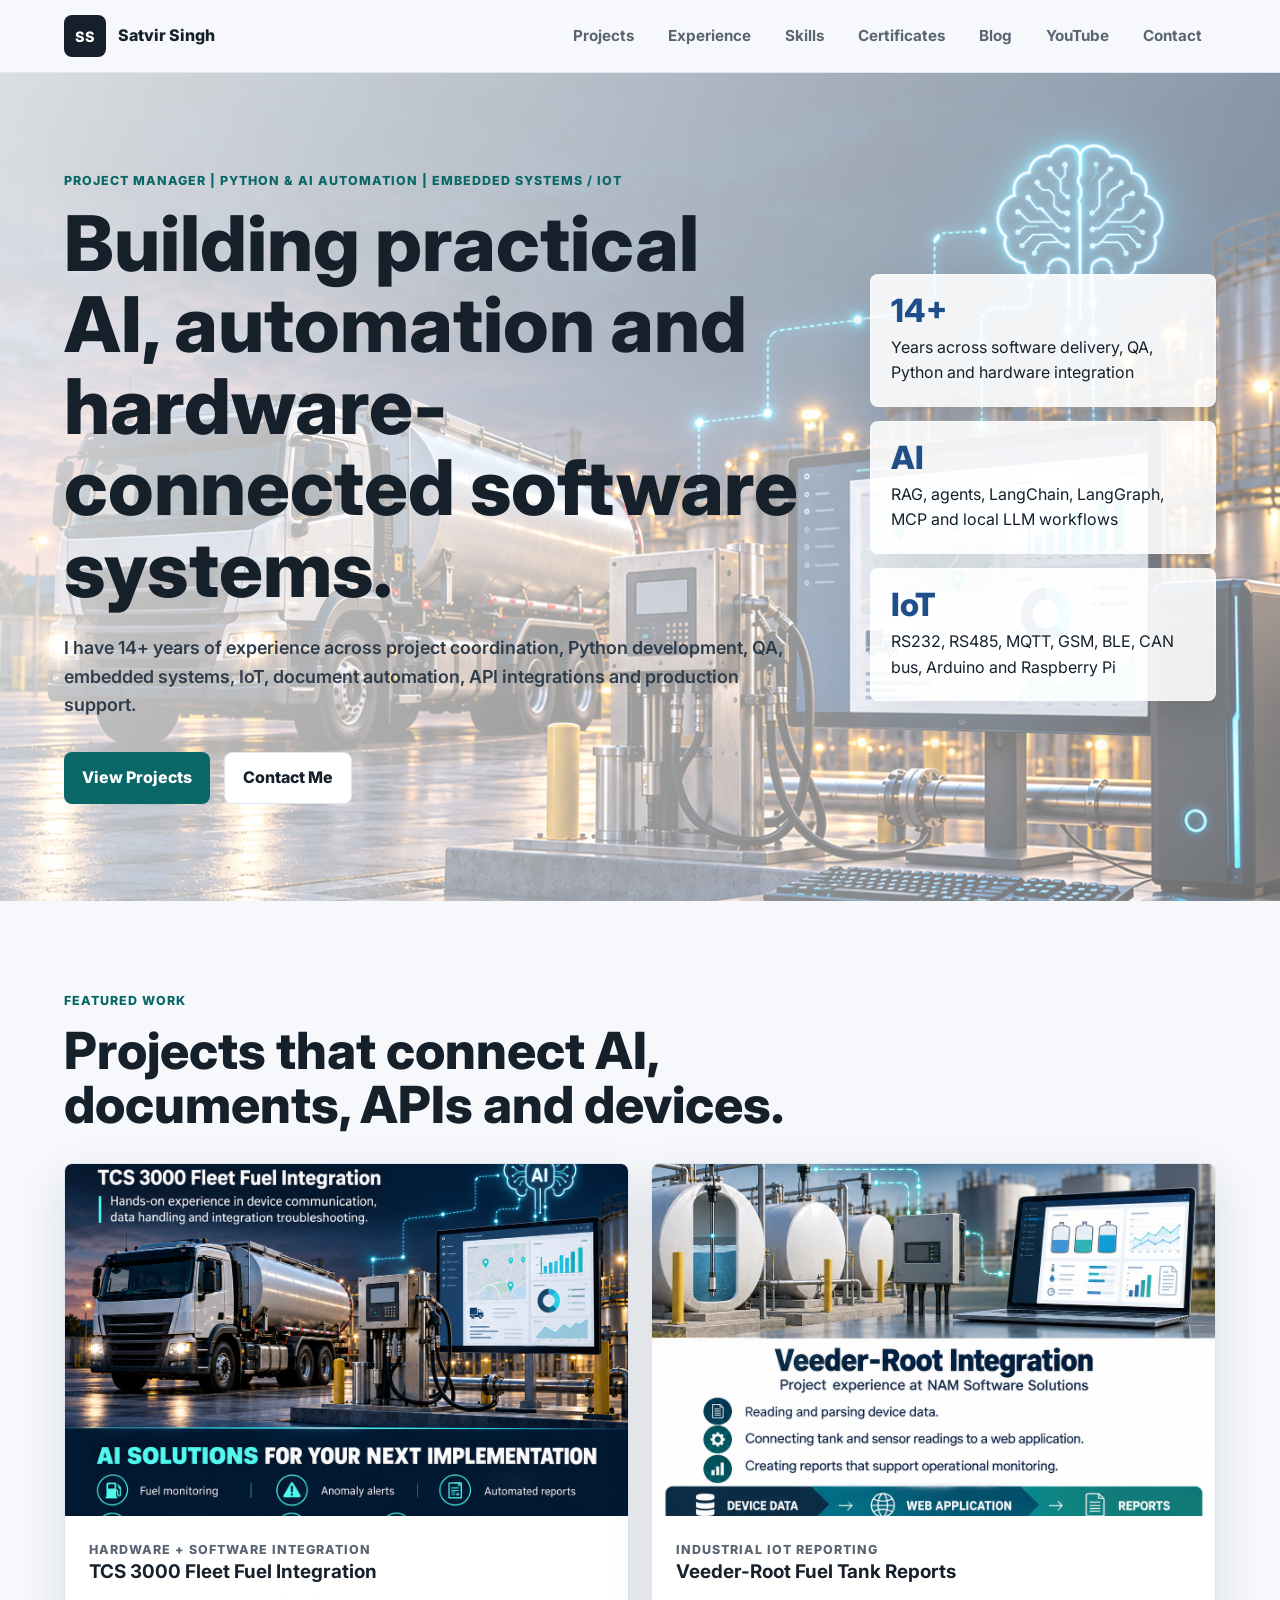
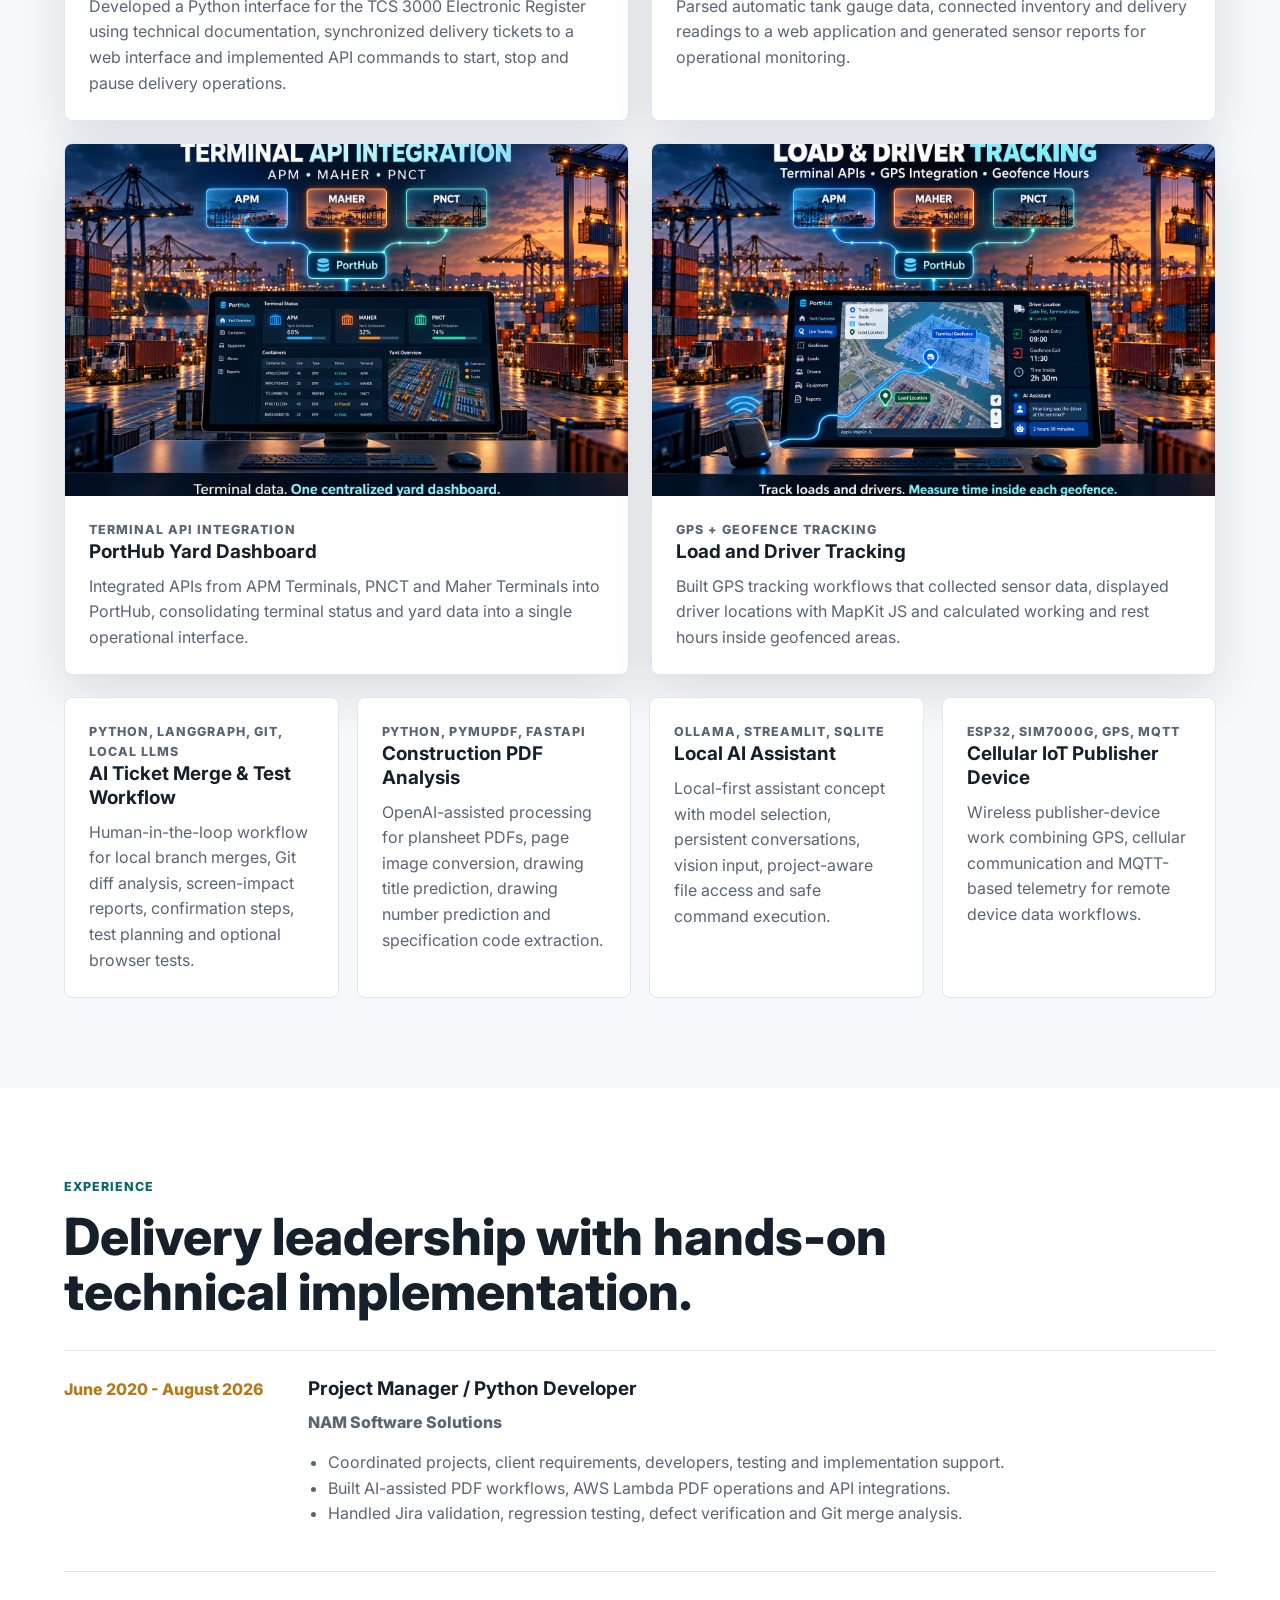
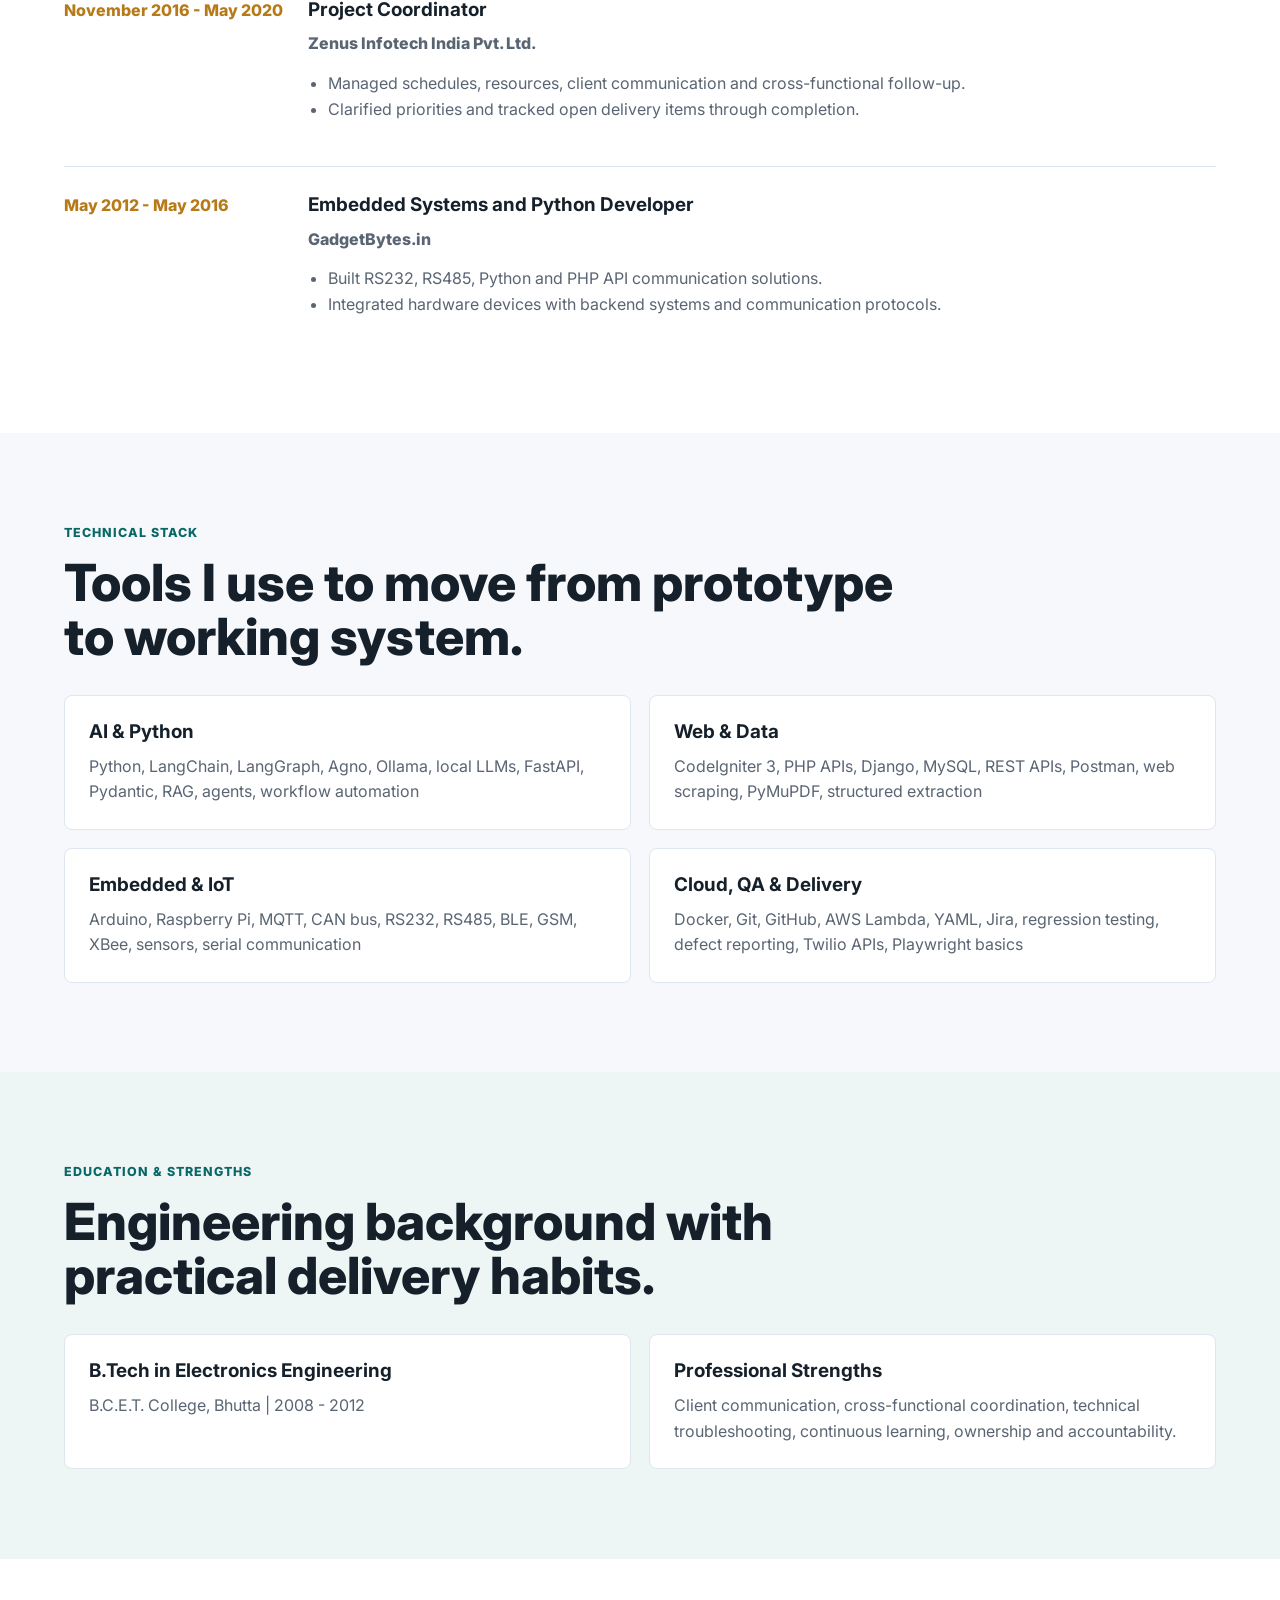
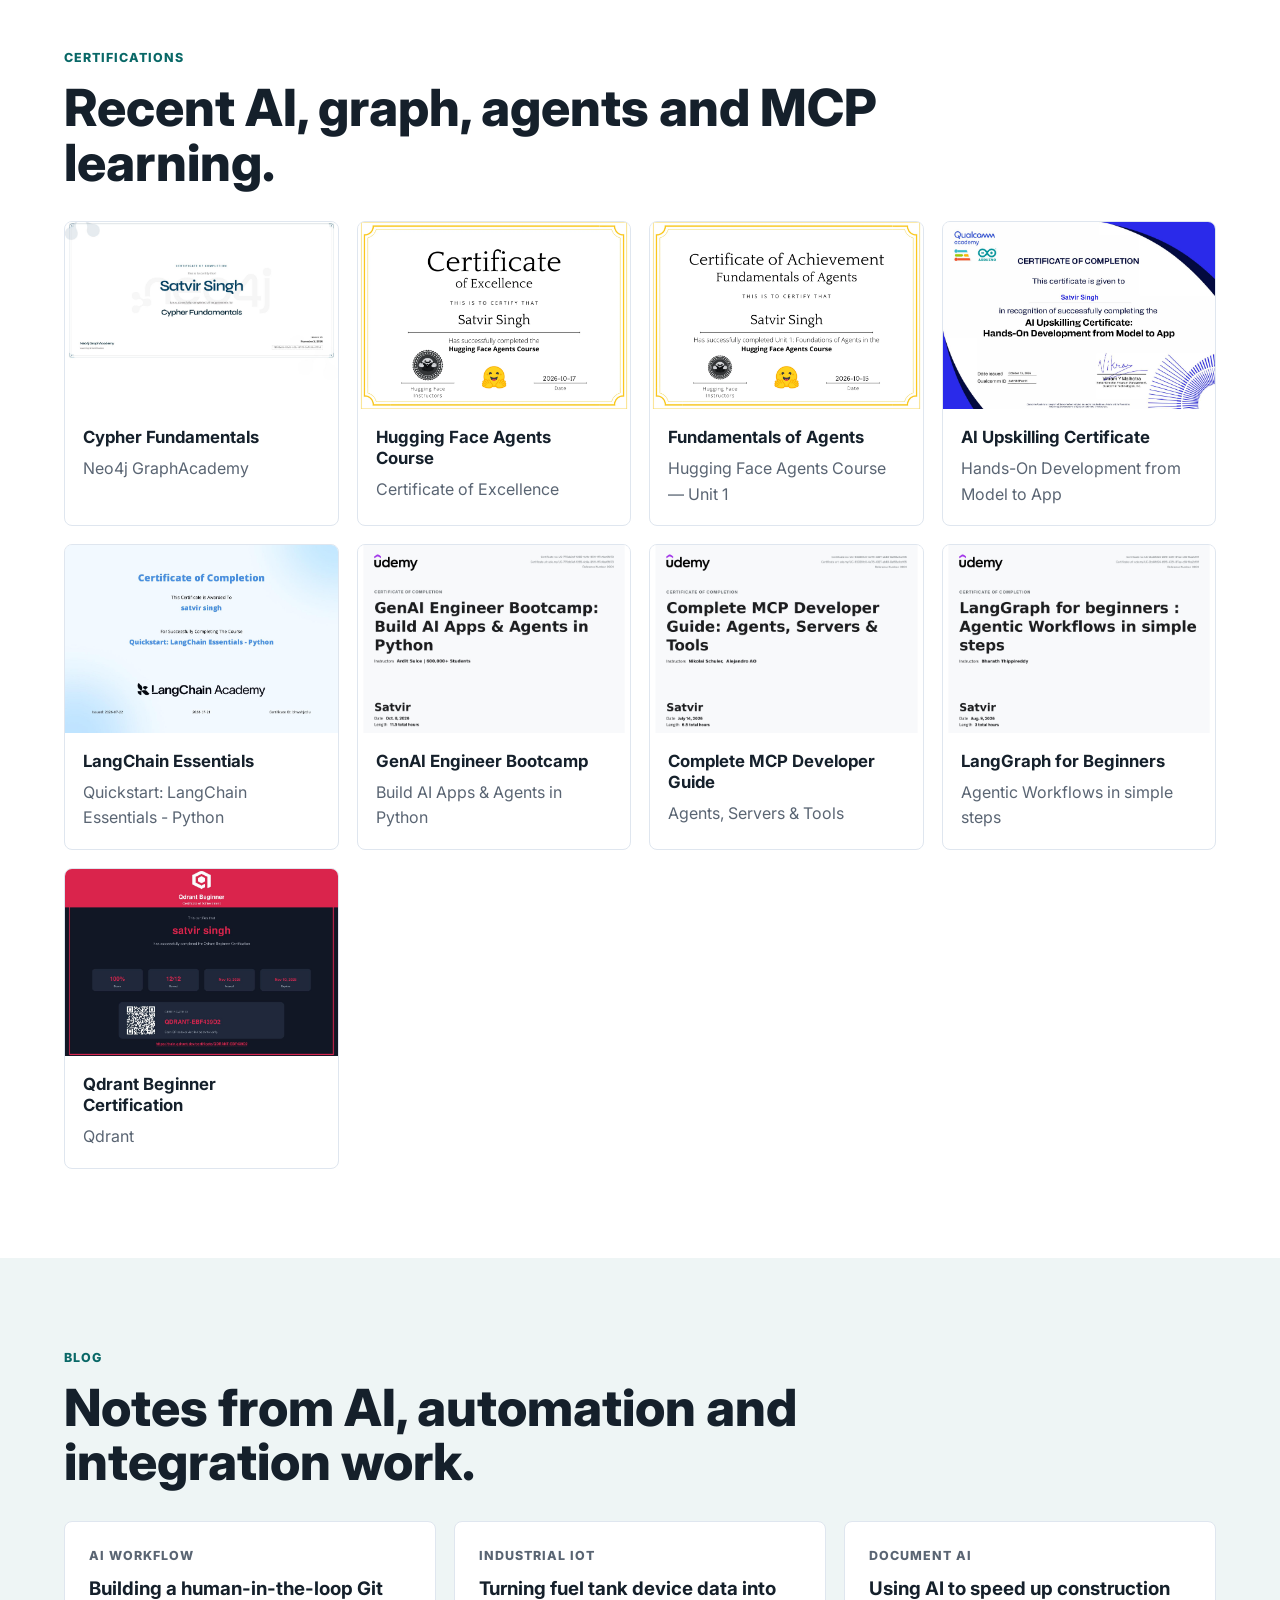
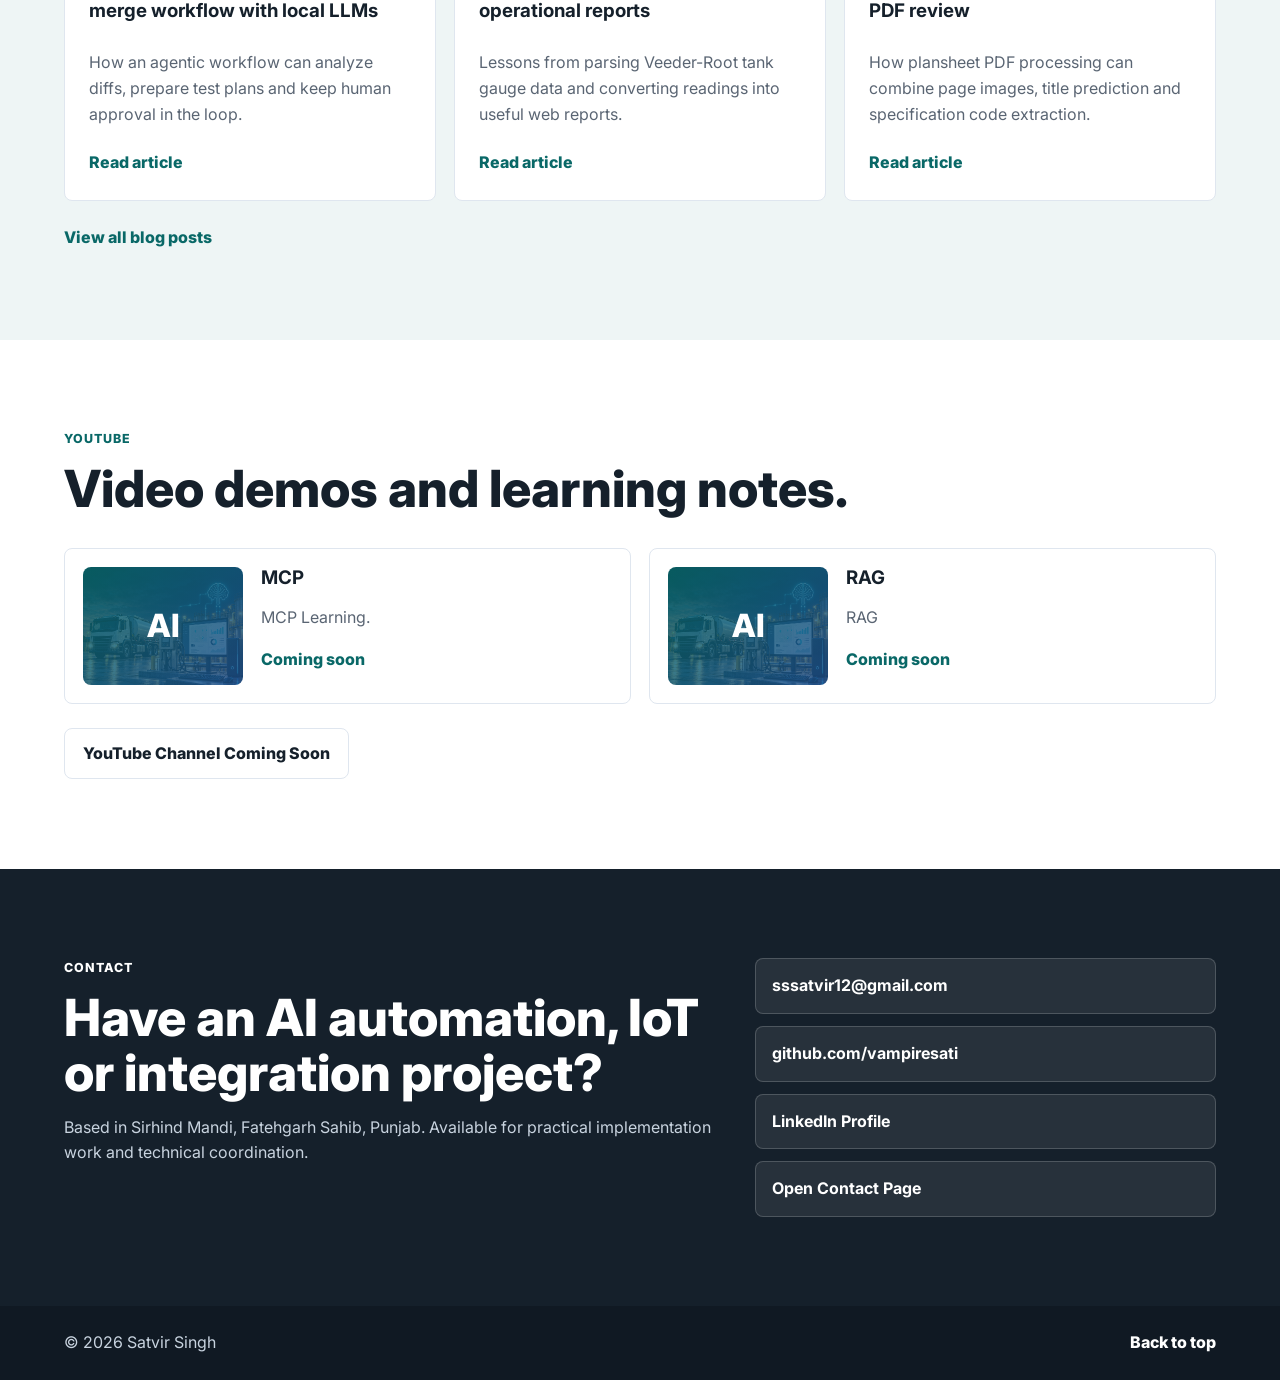
<file: portfolio/index.html>
<!doctype html>
<html lang="en">
  <head>
    <meta charset="utf-8">
    <meta name="viewport" content="width=device-width, initial-scale=1">
    <meta name="description" content="Satvir Singh portfolio - Python, AI automation, embedded systems, IoT, RAG, agents and project delivery.">
    <title>Satvir Singh | Python, AI Automation & IoT</title>
    <link rel="preconnect" href="https://fonts.googleapis.com">
    <link rel="preconnect" href="https://fonts.gstatic.com" crossorigin>
    <link href="https://fonts.googleapis.com/css2?family=Inter:wght@400;500;600;700;800&display=swap" rel="stylesheet">
    <link rel="stylesheet" href="styles.css">
  </head>
  <body>
    <header class="site-header">
      <a class="brand" href="#top" aria-label="Satvir Singh home">
        <span class="brand-mark">SS</span>
        <span>Satvir Singh</span>
      </a>
      <button class="menu-button" type="button" aria-label="Open navigation" aria-expanded="false">
        <span></span>
        <span></span>
        <span></span>
      </button>
      <nav class="site-nav" aria-label="Primary navigation">
        <a href="#projects">Projects</a>
        <a href="#experience">Experience</a>
        <a href="#skills">Skills</a>
        <a href="#certificates">Certificates</a>
        <a href="#blog">Blog</a>
        <a href="#youtube">YouTube</a>
        <a href="contact/">Contact</a>
      </nav>
    </header>

    <main id="top">
      <section class="hero">
        <div class="hero-content">
          <p class="eyebrow">Project Manager | Python & AI Automation | Embedded Systems / IoT</p>
          <h1>Building practical AI, automation and hardware-connected software systems.</h1>
          <p class="hero-copy">
            I have 14+ years of experience across project coordination, Python development,
            QA, embedded systems, IoT, document automation, API integrations and production support.
          </p>
          <div class="hero-actions">
            <a class="button primary" href="#projects">View Projects</a>
            <a class="button secondary" href="contact/">Contact Me</a>
          </div>
        </div>
        <aside class="hero-panel" aria-label="Profile highlights">
          <div>
            <span class="metric">14+</span>
            <span>Years across software delivery, QA, Python and hardware integration</span>
          </div>
          <div>
            <span class="metric">AI</span>
            <span>RAG, agents, LangChain, LangGraph, MCP and local LLM workflows</span>
          </div>
          <div>
            <span class="metric">IoT</span>
            <span>RS232, RS485, MQTT, GSM, BLE, CAN bus, Arduino and Raspberry Pi</span>
          </div>
        </aside>
      </section>

      <section class="section" id="projects">
        <div class="section-heading">
          <p class="eyebrow">Featured Work</p>
          <h2>Projects that connect AI, documents, APIs and devices.</h2>
        </div>

        <div class="project-showcase">
          <article class="project-feature">
            <img src="../2118e1c7-e6ed-42b6-a9b7-cc263b6e3d0d.png" alt="Fuel truck, TCS 3000 device and AI dashboard">
            <div class="project-body">
              <p class="tag">Hardware + Software Integration</p>
              <h3>TCS 3000 Fleet Fuel Integration</h3>
              <p>
                Developed a Python interface for the TCS 3000 Electronic Register using technical
                documentation, synchronized delivery tickets to a web interface and implemented
                API commands to start, stop and pause delivery operations.
              </p>
            </div>
          </article>

          <article class="project-feature">
            <img src="../Fuel%20Tank%20Data%20to%20Reports.png" alt="Fuel tank reporting dashboard">
            <div class="project-body">
              <p class="tag">Industrial IoT Reporting</p>
              <h3>Veeder-Root Fuel Tank Reports</h3>
              <p>
                Parsed automatic tank gauge data, connected inventory and delivery readings to a web
                application and generated sensor reports for operational monitoring.
              </p>
            </div>
          </article>

          <article class="project-feature">
            <img src="../yardimplementation.png" alt="PortHub terminal API integration dashboard">
            <div class="project-body">
              <p class="tag">Terminal API Integration</p>
              <h3>PortHub Yard Dashboard</h3>
              <p>
                Integrated APIs from APM Terminals, PNCT and Maher Terminals into PortHub,
                consolidating terminal status and yard data into a single operational interface.
              </p>
            </div>
          </article>

          <article class="project-feature">
            <img src="../GPS%20and%20geofence%20tracking.png" alt="Load and driver GPS geofence tracking dashboard">
            <div class="project-body">
              <p class="tag">GPS + Geofence Tracking</p>
              <h3>Load and Driver Tracking</h3>
              <p>
                Built GPS tracking workflows that collected sensor data, displayed driver locations
                with MapKit JS and calculated working and rest hours inside geofenced areas.
              </p>
            </div>
          </article>
        </div>

        <div class="project-grid">
          <article class="project-card">
            <p class="tag">Python, LangGraph, Git, local LLMs</p>
            <h3>AI Ticket Merge & Test Workflow</h3>
            <p>
              Human-in-the-loop workflow for local branch merges, Git diff analysis, screen-impact
              reports, confirmation steps, test planning and optional browser tests.
            </p>
          </article>
          <article class="project-card">
            <p class="tag">Python, PyMuPDF, FastAPI</p>
            <h3>Construction PDF Analysis</h3>
            <p>
              OpenAI-assisted processing for plansheet PDFs, page image conversion, drawing title
              prediction, drawing number prediction and specification code extraction.
            </p>
          </article>
          <article class="project-card">
            <p class="tag">Ollama, Streamlit, SQLite</p>
            <h3>Local AI Assistant</h3>
            <p>
              Local-first assistant concept with model selection, persistent conversations,
              vision input, project-aware file access and safe command execution.
            </p>
          </article>
          <article class="project-card">
            <p class="tag">ESP32, SIM7000G, GPS, MQTT</p>
            <h3>Cellular IoT Publisher Device</h3>
            <p>
              Wireless publisher-device work combining GPS, cellular communication and MQTT-based
              telemetry for remote device data workflows.
            </p>
          </article>
        </div>
      </section>

      <section class="section split-section" id="experience">
        <div class="section-heading">
          <p class="eyebrow">Experience</p>
          <h2>Delivery leadership with hands-on technical implementation.</h2>
        </div>
        <div class="timeline">
          <article class="timeline-item">
            <div class="timeline-date">June 2020 - August 2026</div>
            <div>
              <h3>Project Manager / Python Developer</h3>
              <p class="company">NAM Software Solutions</p>
              <ul>
                <li>Coordinated projects, client requirements, developers, testing and implementation support.</li>
                <li>Built AI-assisted PDF workflows, AWS Lambda PDF operations and API integrations.</li>
                <li>Handled Jira validation, regression testing, defect verification and Git merge analysis.</li>
              </ul>
            </div>
          </article>
          <article class="timeline-item">
            <div class="timeline-date">November 2016 - May 2020</div>
            <div>
              <h3>Project Coordinator</h3>
              <p class="company">Zenus Infotech India Pvt. Ltd.</p>
              <ul>
                <li>Managed schedules, resources, client communication and cross-functional follow-up.</li>
                <li>Clarified priorities and tracked open delivery items through completion.</li>
              </ul>
            </div>
          </article>
          <article class="timeline-item">
            <div class="timeline-date">May 2012 - May 2016</div>
            <div>
              <h3>Embedded Systems and Python Developer</h3>
              <p class="company">GadgetBytes.in</p>
              <ul>
                <li>Built RS232, RS485, Python and PHP API communication solutions.</li>
                <li>Integrated hardware devices with backend systems and communication protocols.</li>
              </ul>
            </div>
          </article>
        </div>
      </section>

      <section class="section" id="skills">
        <div class="section-heading">
          <p class="eyebrow">Technical Stack</p>
          <h2>Tools I use to move from prototype to working system.</h2>
        </div>
        <div class="skills-grid">
          <div class="skill-group">
            <h3>AI & Python</h3>
            <p>Python, LangChain, LangGraph, Agno, Ollama, local LLMs, FastAPI, Pydantic, RAG, agents, workflow automation</p>
          </div>
          <div class="skill-group">
            <h3>Web & Data</h3>
            <p>CodeIgniter 3, PHP APIs, Django, MySQL, REST APIs, Postman, web scraping, PyMuPDF, structured extraction</p>
          </div>
          <div class="skill-group">
            <h3>Embedded & IoT</h3>
            <p>Arduino, Raspberry Pi, MQTT, CAN bus, RS232, RS485, BLE, GSM, XBee, sensors, serial communication</p>
          </div>
          <div class="skill-group">
            <h3>Cloud, QA & Delivery</h3>
            <p>Docker, Git, GitHub, AWS Lambda, YAML, Jira, regression testing, defect reporting, Twilio APIs, Playwright basics</p>
          </div>
        </div>
      </section>

      <section class="section education-section">
        <div class="section-heading">
          <p class="eyebrow">Education & Strengths</p>
          <h2>Engineering background with practical delivery habits.</h2>
        </div>
        <div class="education-grid">
          <article>
            <h3>B.Tech in Electronics Engineering</h3>
            <p>B.C.E.T. College, Bhutta | 2008 - 2012</p>
          </article>
          <article>
            <h3>Professional Strengths</h3>
            <p>Client communication, cross-functional coordination, technical troubleshooting, continuous learning, ownership and accountability.</p>
          </article>
        </div>
      </section>

      <section class="section certificates-section" id="certificates">
        <div class="section-heading">
          <p class="eyebrow">Certifications</p>
          <h2>Recent AI, graph, agents and MCP learning.</h2>
        </div>
        <div class="certificate-grid">
          <article class="certificate-card">
            <a href="../mycertificates/Cypher%20Fundamentals%20Certificate%20_%20GraphAcademy.pdf" target="_blank" rel="noreferrer">
              <img src="../mycertificates/cypher-fundamentals-graphacademy.jpg" alt="Neo4j GraphAcademy certificate of completion for Cypher Fundamentals">
            </a>
            <div>
              <h3>Cypher Fundamentals</h3>
              <p>Neo4j GraphAcademy</p>
            </div>
          </article>
          <article class="certificate-card">
            <a href="../mycertificates/final_huggingfaceagent.webp" target="_blank" rel="noreferrer">
              <img src="../mycertificates/final_huggingfaceagent.webp" alt="Hugging Face certificate of excellence for completing the Agents Course">
            </a>
            <div>
              <h3>Hugging Face Agents Course</h3>
              <p>Certificate of Excellence</p>
            </div>
          </article>
          <article class="certificate-card">
            <a href="../mycertificates/fundamentalshuggingface.webp" target="_blank" rel="noreferrer">
              <img src="../mycertificates/fundamentalshuggingface.webp" alt="Hugging Face certificate of achievement for Fundamentals of Agents">
            </a>
            <div>
              <h3>Fundamentals of Agents</h3>
              <p>Hugging Face Agents Course — Unit 1</p>
            </div>
          </article>
          <article class="certificate-card">
            <a href="../mycertificates/AI-Upskilling-certificate-Hands-On-Development.pdf" target="_blank" rel="noreferrer">
              <img src="../mycertificates/AI-Upskilling-certificate-Hands-On-Development.jpg" alt="Qualcomm Academy and Arduino certificate for AI Upskilling Hands-On Development">
            </a>
            <div>
              <h3>AI Upskilling Certificate</h3>
              <p>Hands-On Development from Model to App</p>
            </div>
          </article>
          <article class="certificate-card">
            <a href="../mycertificates/satvirsingh-2026-07-22.pdf" target="_blank" rel="noreferrer">
              <img src="../mycertificates/satvirsingh-2026-07-22.jpg" alt="LangChain Academy certificate for Quickstart LangChain Essentials Python">
            </a>
            <div>
              <h3>LangChain Essentials</h3>
              <p>Quickstart: LangChain Essentials - Python</p>
            </div>
          </article>
          <article class="certificate-card">
            <a href="../mycertificates/UC-775db3ef-1265-4d4e-9511-1f7c4be6fb73.pdf" target="_blank" rel="noreferrer">
              <img src="../mycertificates/UC-775db3ef-1265-4d4e-9511-1f7c4be6fb73.jpg" alt="Udemy certificate for GenAI Engineer Bootcamp">
            </a>
            <div>
              <h3>GenAI Engineer Bootcamp</h3>
              <p>Build AI Apps & Agents in Python</p>
            </div>
          </article>
          <article class="certificate-card">
            <a href="../mycertificates/UC-620281c0-4e78-4327-ab48-0af65a1cc165.pdf" target="_blank" rel="noreferrer">
              <img src="../mycertificates/UC-620281c0-4e78-4327-ab48-0af65a1cc165.jpg" alt="Udemy certificate for Complete MCP Developer Guide">
            </a>
            <div>
              <h3>Complete MCP Developer Guide</h3>
              <p>Agents, Servers & Tools</p>
            </div>
          </article>
          <article class="certificate-card">
            <a href="../mycertificates/UC-2bd4fd24-b5f6-4331-87ae-c8411ba2c19f.pdf" target="_blank" rel="noreferrer">
              <img src="../mycertificates/UC-2bd4fd24-b5f6-4331-87ae-c8411ba2c19f.jpg" alt="Udemy certificate for LangGraph beginners">
            </a>
            <div>
              <h3>LangGraph for Beginners</h3>
              <p>Agentic Workflows in simple steps</p>
            </div>
          </article>
          <article class="certificate-card">
            <a href="../mycertificates/qdrant-beginner-certificate-satvir-singh.pdf" target="_blank" rel="noreferrer">
              <img src="../mycertificates/qdrant-beginner-certificate-satvir-singh.jpg" alt="Qdrant Beginner certificate of achievement">
            </a>
            <div>
              <h3>Qdrant Beginner Certification</h3>
              <p>Qdrant</p>
            </div>
          </article>
        </div>
      </section>

      <section class="section blog-section" id="blog">
        <div class="section-heading">
          <p class="eyebrow">Blog</p>
          <h2>Notes from AI, automation and integration work.</h2>
        </div>
        <div class="blog-grid">
          <article class="blog-card">
            <p class="tag">AI Workflow</p>
            <h3>Building a human-in-the-loop Git merge workflow with local LLMs</h3>
            <p>How an agentic workflow can analyze diffs, prepare test plans and keep human approval in the loop.</p>
            <a href="blog/posts/ai-ticket-merge-workflow.html">Read article</a>
          </article>
          <article class="blog-card">
            <p class="tag">Industrial IoT</p>
            <h3>Turning fuel tank device data into operational reports</h3>
            <p>Lessons from parsing Veeder-Root tank gauge data and converting readings into useful web reports.</p>
            <a href="blog/posts/fuel-tank-data-reports.html">Read article</a>
          </article>
          <article class="blog-card">
            <p class="tag">Document AI</p>
            <h3>Using AI to speed up construction PDF review</h3>
            <p>How plansheet PDF processing can combine page images, title prediction and specification code extraction.</p>
            <a href="blog/posts/construction-pdf-analysis.html">Read article</a>
          </article>
        </div>
        <a class="text-link" href="blog/">View all blog posts</a>
      </section>

      <section class="section youtube-section" id="youtube">
        <div class="section-heading">
          <p class="eyebrow">YouTube</p>
          <h2>Video demos and learning notes.</h2>
        </div>
        <div class="video-grid">
          <article class="video-card">
            <div class="video-thumb">
              <span>AI</span>
            </div>
            <div>
              <h3>MCP</h3>
              <p>MCP Learning.</p>
              <a href="#" aria-label="Video link coming soon">Coming soon</a>
            </div>
          </article>
          <article class="video-card">
            <div class="video-thumb">
              <span>AI</span>
            </div>
            <div>
              <h3>RAG</h3>
              <p>RAG </p>
              <a href="#" aria-label="Video link coming soon">Coming soon</a>
            </div>
          </article>
        </div>
        <a class="button secondary channel-button" href="#" aria-label="YouTube channel link coming soon">YouTube Channel Coming Soon</a>
      </section>

      <section class="contact-section" id="contact">
        <div>
          <p class="eyebrow">Contact</p>
          <h2>Have an AI automation, IoT or integration project?</h2>
          <p>Based in Sirhind Mandi, Fatehgarh Sahib, Punjab. Available for practical implementation work and technical coordination.</p>
        </div>
        <div class="contact-links">
          <a href="mailto:sssatvir12@gmail.com">sssatvir12@gmail.com</a>
          <a href="https://github.com/vampiresati" target="_blank" rel="noreferrer">github.com/vampiresati</a>
          <a href="https://www.linkedin.com/in/satvir-singh-95101222a" target="_blank" rel="noreferrer">LinkedIn Profile</a>
          <a href="contact/">Open Contact Page</a>
        </div>
      </section>
    </main>

    <footer class="site-footer">
      <span>© 2026 Satvir Singh</span>
      <a href="#top">Back to top</a>
    </footer>

    <script src="script.js"></script>
  </body>
</html>
</file>
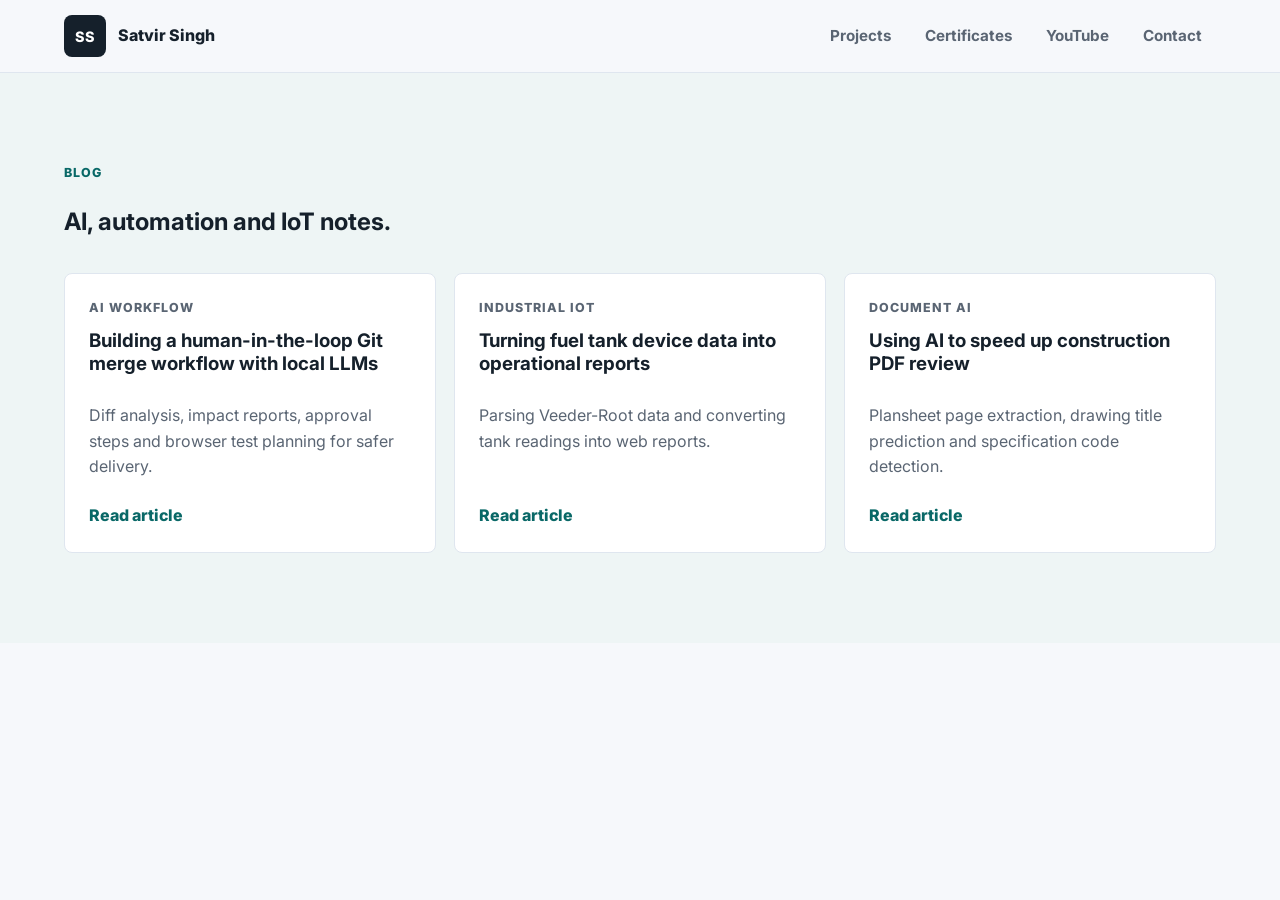
<file: portfolio/blog/index.html>
<!doctype html>
<html lang="en">
  <head>
    <meta charset="utf-8">
    <meta name="viewport" content="width=device-width, initial-scale=1">
    <title>Blog | Satvir Singh</title>
    <link rel="preconnect" href="https://fonts.googleapis.com">
    <link rel="preconnect" href="https://fonts.gstatic.com" crossorigin>
    <link href="https://fonts.googleapis.com/css2?family=Inter:wght@400;500;600;700;800&display=swap" rel="stylesheet">
    <link rel="stylesheet" href="../styles.css">
  </head>
  <body>
    <header class="site-header">
      <a class="brand" href="../index.html#top" aria-label="Satvir Singh home">
        <span class="brand-mark">SS</span>
        <span>Satvir Singh</span>
      </a>
      <nav class="site-nav" aria-label="Blog navigation">
        <a href="../index.html#projects">Projects</a>
        <a href="../index.html#certificates">Certificates</a>
        <a href="../index.html#youtube">YouTube</a>
        <a href="../index.html#contact">Contact</a>
      </nav>
    </header>
    <main>
      <section class="section blog-section">
        <div class="section-heading">
          <p class="eyebrow">Blog</p>
          <h1>AI, automation and IoT notes.</h1>
        </div>
        <div class="blog-grid">
          <article class="blog-card">
            <p class="tag">AI Workflow</p>
            <h3>Building a human-in-the-loop Git merge workflow with local LLMs</h3>
            <p>Diff analysis, impact reports, approval steps and browser test planning for safer delivery.</p>
            <a href="posts/ai-ticket-merge-workflow.html">Read article</a>
          </article>
          <article class="blog-card">
            <p class="tag">Industrial IoT</p>
            <h3>Turning fuel tank device data into operational reports</h3>
            <p>Parsing Veeder-Root data and converting tank readings into web reports.</p>
            <a href="posts/fuel-tank-data-reports.html">Read article</a>
          </article>
          <article class="blog-card">
            <p class="tag">Document AI</p>
            <h3>Using AI to speed up construction PDF review</h3>
            <p>Plansheet page extraction, drawing title prediction and specification code detection.</p>
            <a href="posts/construction-pdf-analysis.html">Read article</a>
          </article>
        </div>
      </section>
    </main>
  </body>
</html>
</file>
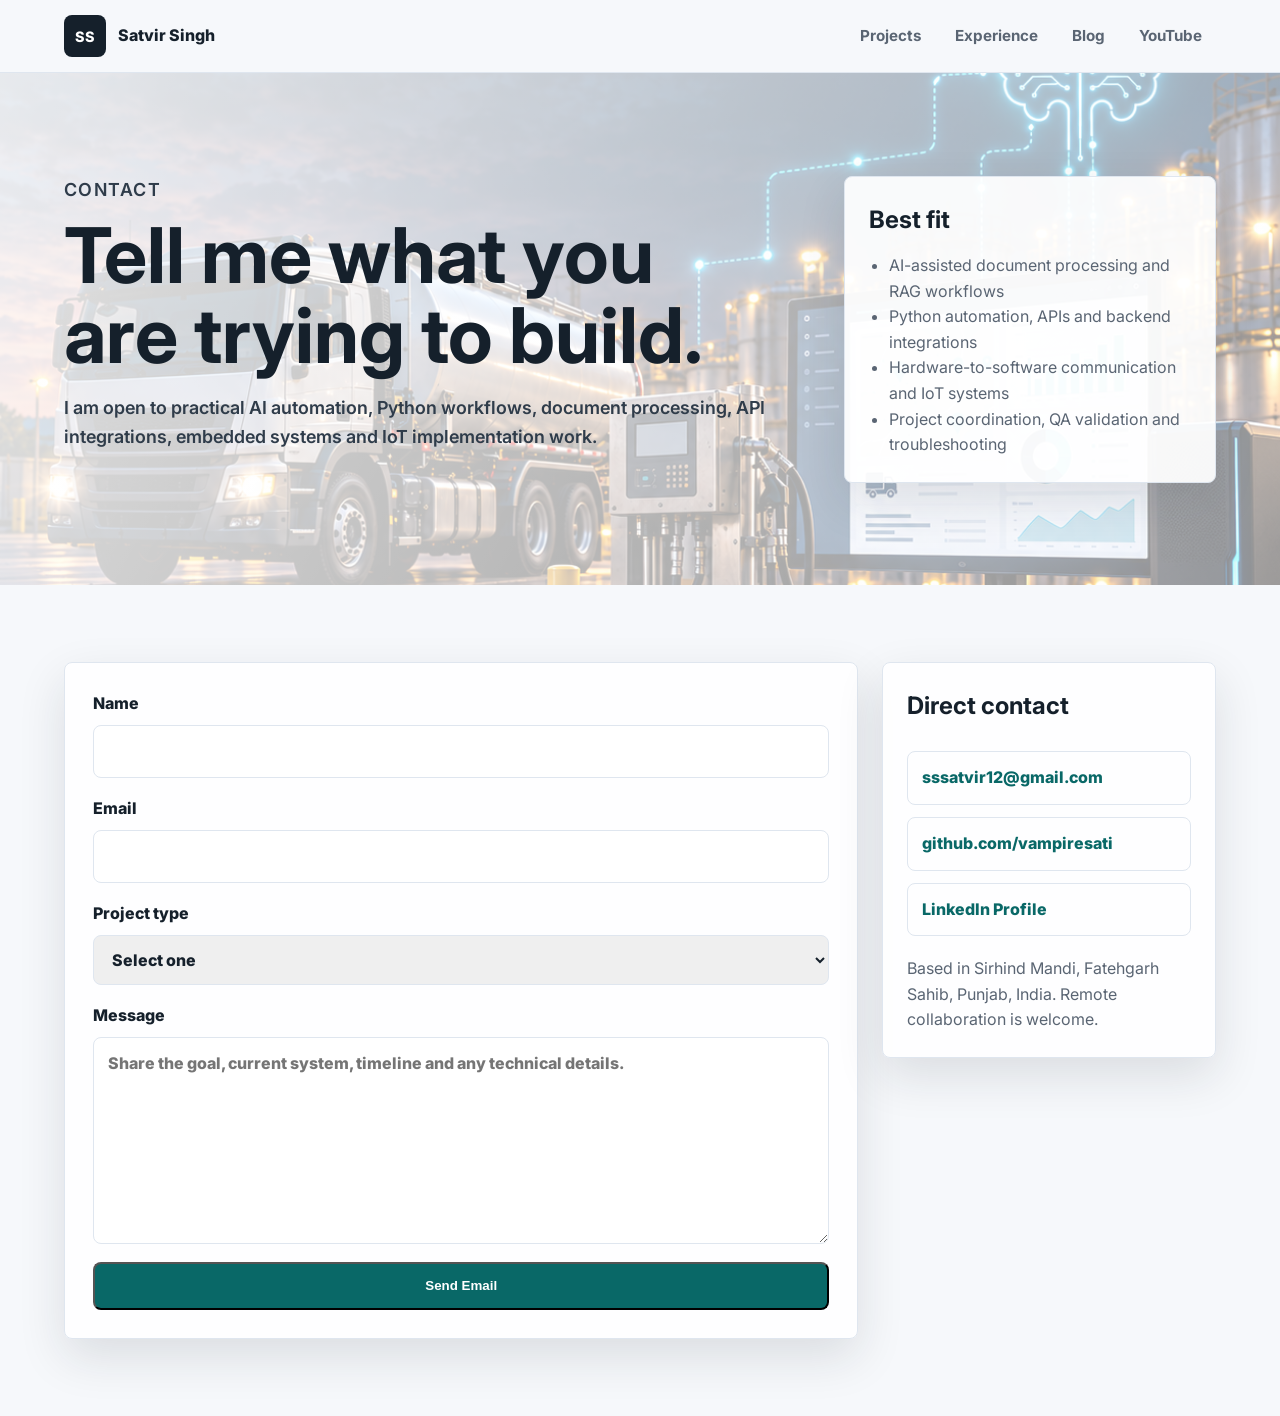
<file: portfolio/contact/index.html>
<!doctype html>
<html lang="en">
  <head>
    <meta charset="utf-8">
    <meta name="viewport" content="width=device-width, initial-scale=1">
    <meta name="description" content="Contact Satvir Singh for AI automation, Python, IoT, embedded systems and integration projects.">
    <title>Contact | Satvir Singh</title>
    <link rel="preconnect" href="https://fonts.googleapis.com">
    <link rel="preconnect" href="https://fonts.gstatic.com" crossorigin>
    <link href="https://fonts.googleapis.com/css2?family=Inter:wght@400;500;600;700;800&display=swap" rel="stylesheet">
    <link rel="stylesheet" href="../styles.css">
  </head>
  <body>
    <header class="site-header">
      <a class="brand" href="../index.html#top" aria-label="Satvir Singh home">
        <span class="brand-mark">SS</span>
        <span>Satvir Singh</span>
      </a>
      <nav class="site-nav" aria-label="Contact navigation">
        <a href="../index.html#projects">Projects</a>
        <a href="../index.html#experience">Experience</a>
        <a href="../index.html#blog">Blog</a>
        <a href="../index.html#youtube">YouTube</a>
      </nav>
    </header>

    <main>
      <section class="contact-page-hero">
        <div>
          <p class="eyebrow">Contact</p>
          <h1>Tell me what you are trying to build.</h1>
          <p>
            I am open to practical AI automation, Python workflows, document processing,
            API integrations, embedded systems and IoT implementation work.
          </p>
        </div>
        <aside class="contact-note">
          <h2>Best fit</h2>
          <ul>
            <li>AI-assisted document processing and RAG workflows</li>
            <li>Python automation, APIs and backend integrations</li>
            <li>Hardware-to-software communication and IoT systems</li>
            <li>Project coordination, QA validation and troubleshooting</li>
          </ul>
        </aside>
      </section>

      <section class="contact-page-grid">
        <form class="contact-form" action="mailto:sssatvir12@gmail.com" method="post" enctype="text/plain">
          <label>
            Name
            <input name="name" type="text" autocomplete="name" required>
          </label>
          <label>
            Email
            <input name="email" type="email" autocomplete="email" required>
          </label>
          <label>
            Project type
            <select name="project_type" required>
              <option value="">Select one</option>
              <option>AI automation / agents</option>
              <option>RAG / document processing</option>
              <option>Python API integration</option>
              <option>Embedded systems / IoT</option>
              <option>QA / project coordination</option>
              <option>Other</option>
            </select>
          </label>
          <label>
            Message
            <textarea name="message" rows="7" required placeholder="Share the goal, current system, timeline and any technical details."></textarea>
          </label>
          <button class="button primary" type="submit">Send Email</button>
        </form>

        <aside class="direct-contact">
          <h2>Direct contact</h2>
          <a href="mailto:sssatvir12@gmail.com">sssatvir12@gmail.com</a>
          <a href="https://github.com/vampiresati" target="_blank" rel="noreferrer">github.com/vampiresati</a>
          <a href="https://www.linkedin.com/in/satvir-singh-95101222a" target="_blank" rel="noreferrer">LinkedIn Profile</a>
          <p>
            Based in Sirhind Mandi, Fatehgarh Sahib, Punjab, India. Remote collaboration is welcome.
          </p>
        </aside>
      </section>
    </main>
  </body>
</html>
</file>
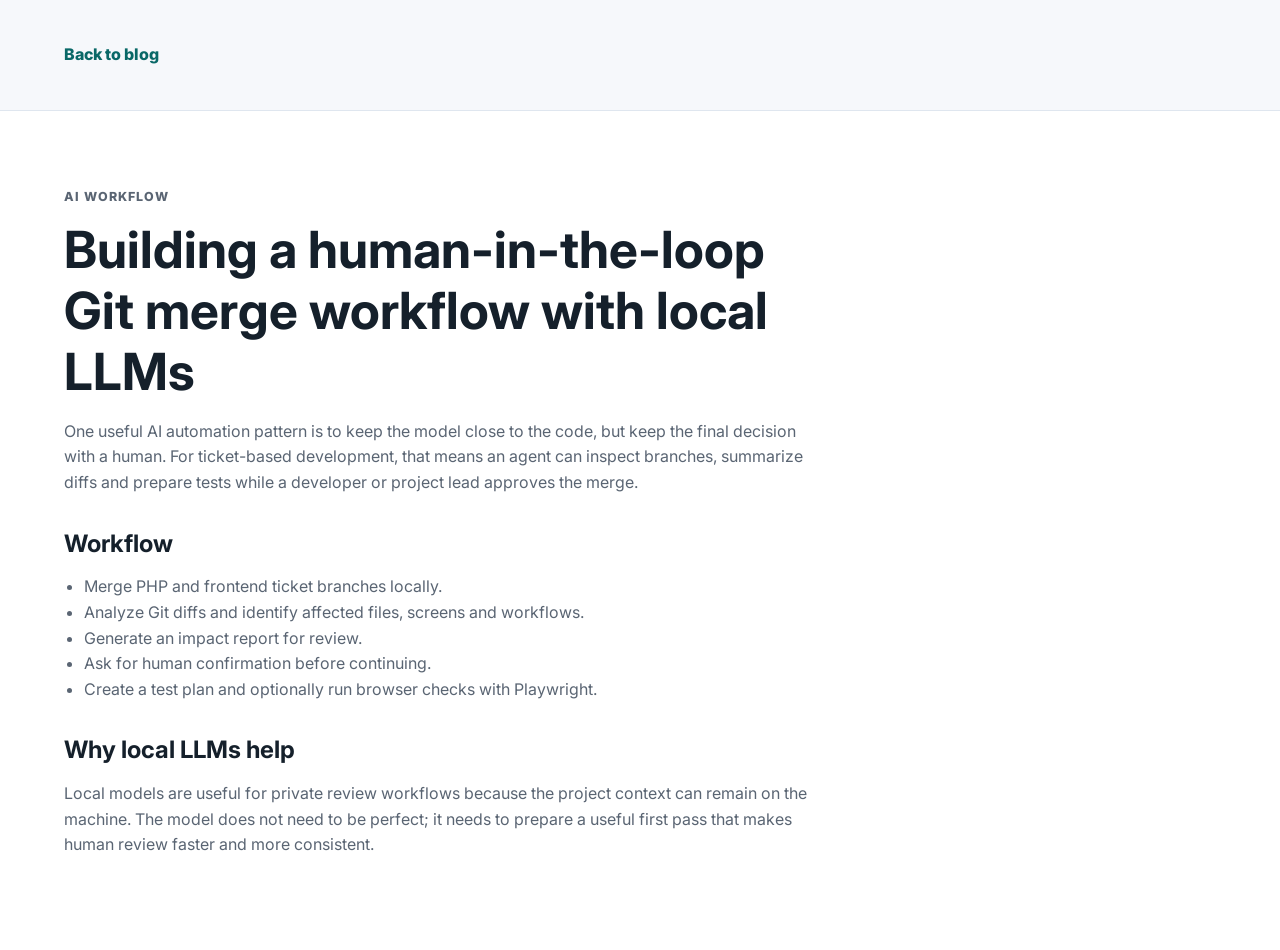
<file: portfolio/blog/posts/ai-ticket-merge-workflow.html>
<!doctype html>
<html lang="en">
  <head>
    <meta charset="utf-8">
    <meta name="viewport" content="width=device-width, initial-scale=1">
    <title>Human-in-the-loop Git merge workflow | Satvir Singh</title>
    <link rel="preconnect" href="https://fonts.googleapis.com">
    <link rel="preconnect" href="https://fonts.gstatic.com" crossorigin>
    <link href="https://fonts.googleapis.com/css2?family=Inter:wght@400;500;600;700;800&display=swap" rel="stylesheet">
    <link rel="stylesheet" href="../../styles.css">
  </head>
  <body class="article-page">
    <header class="article-header">
      <a href="../index.html">Back to blog</a>
    </header>
    <main class="article-body">
      <p class="eyebrow">AI Workflow</p>
      <h1>Building a human-in-the-loop Git merge workflow with local LLMs</h1>
      <p>
        One useful AI automation pattern is to keep the model close to the code, but keep the final
        decision with a human. For ticket-based development, that means an agent can inspect branches,
        summarize diffs and prepare tests while a developer or project lead approves the merge.
      </p>
      <h2>Workflow</h2>
      <ul>
        <li>Merge PHP and frontend ticket branches locally.</li>
        <li>Analyze Git diffs and identify affected files, screens and workflows.</li>
        <li>Generate an impact report for review.</li>
        <li>Ask for human confirmation before continuing.</li>
        <li>Create a test plan and optionally run browser checks with Playwright.</li>
      </ul>
      <h2>Why local LLMs help</h2>
      <p>
        Local models are useful for private review workflows because the project context can remain on
        the machine. The model does not need to be perfect; it needs to prepare a useful first pass that
        makes human review faster and more consistent.
      </p>
    </main>
  </body>
</html>
</file>
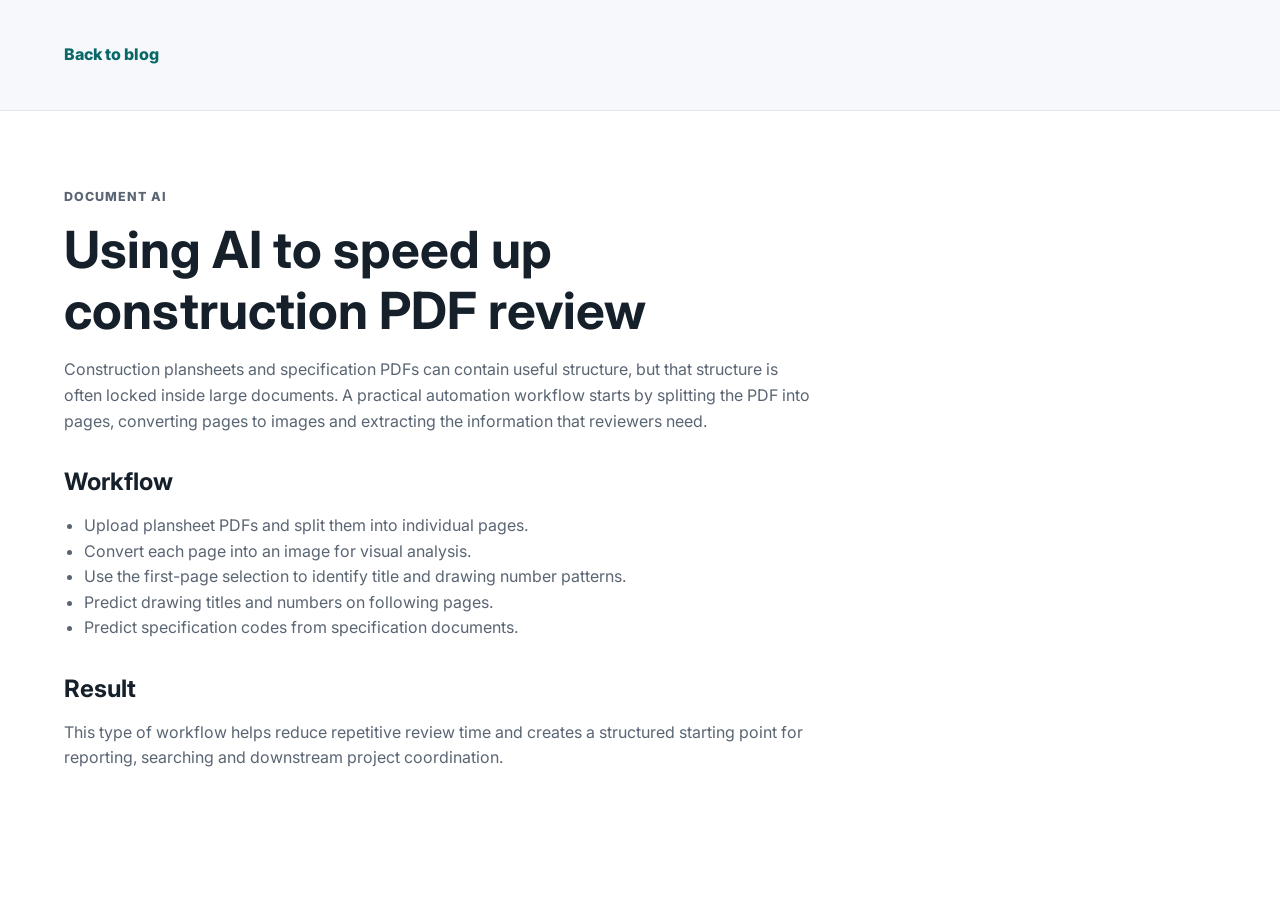
<file: portfolio/blog/posts/construction-pdf-analysis.html>
<!doctype html>
<html lang="en">
  <head>
    <meta charset="utf-8">
    <meta name="viewport" content="width=device-width, initial-scale=1">
    <title>Construction PDF analysis | Satvir Singh</title>
    <link rel="preconnect" href="https://fonts.googleapis.com">
    <link rel="preconnect" href="https://fonts.gstatic.com" crossorigin>
    <link href="https://fonts.googleapis.com/css2?family=Inter:wght@400;500;600;700;800&display=swap" rel="stylesheet">
    <link rel="stylesheet" href="../../styles.css">
  </head>
  <body class="article-page">
    <header class="article-header">
      <a href="../index.html">Back to blog</a>
    </header>
    <main class="article-body">
      <p class="eyebrow">Document AI</p>
      <h1>Using AI to speed up construction PDF review</h1>
      <p>
        Construction plansheets and specification PDFs can contain useful structure, but that structure
        is often locked inside large documents. A practical automation workflow starts by splitting the
        PDF into pages, converting pages to images and extracting the information that reviewers need.
      </p>
      <h2>Workflow</h2>
      <ul>
        <li>Upload plansheet PDFs and split them into individual pages.</li>
        <li>Convert each page into an image for visual analysis.</li>
        <li>Use the first-page selection to identify title and drawing number patterns.</li>
        <li>Predict drawing titles and numbers on following pages.</li>
        <li>Predict specification codes from specification documents.</li>
      </ul>
      <h2>Result</h2>
      <p>
        This type of workflow helps reduce repetitive review time and creates a structured starting
        point for reporting, searching and downstream project coordination.
      </p>
    </main>
  </body>
</html>
</file>
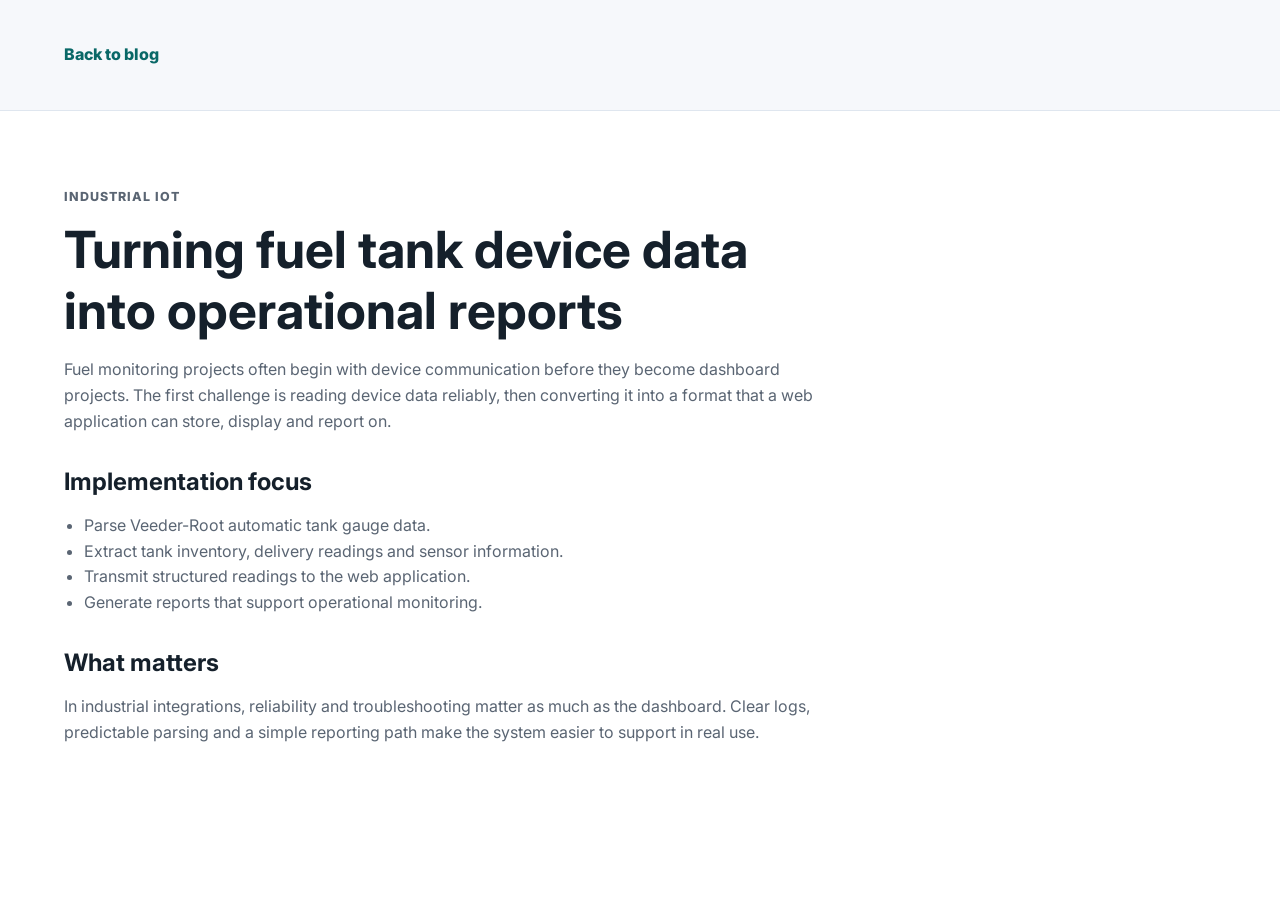
<file: portfolio/blog/posts/fuel-tank-data-reports.html>
<!doctype html>
<html lang="en">
  <head>
    <meta charset="utf-8">
    <meta name="viewport" content="width=device-width, initial-scale=1">
    <title>Fuel tank data reports | Satvir Singh</title>
    <link rel="preconnect" href="https://fonts.googleapis.com">
    <link rel="preconnect" href="https://fonts.gstatic.com" crossorigin>
    <link href="https://fonts.googleapis.com/css2?family=Inter:wght@400;500;600;700;800&display=swap" rel="stylesheet">
    <link rel="stylesheet" href="../../styles.css">
  </head>
  <body class="article-page">
    <header class="article-header">
      <a href="../index.html">Back to blog</a>
    </header>
    <main class="article-body">
      <p class="eyebrow">Industrial IoT</p>
      <h1>Turning fuel tank device data into operational reports</h1>
      <p>
        Fuel monitoring projects often begin with device communication before they become dashboard
        projects. The first challenge is reading device data reliably, then converting it into a format
        that a web application can store, display and report on.
      </p>
      <h2>Implementation focus</h2>
      <ul>
        <li>Parse Veeder-Root automatic tank gauge data.</li>
        <li>Extract tank inventory, delivery readings and sensor information.</li>
        <li>Transmit structured readings to the web application.</li>
        <li>Generate reports that support operational monitoring.</li>
      </ul>
      <h2>What matters</h2>
      <p>
        In industrial integrations, reliability and troubleshooting matter as much as the dashboard.
        Clear logs, predictable parsing and a simple reporting path make the system easier to support
        in real use.
      </p>
    </main>
  </body>
</html>
</file>
<file: portfolio/styles.css>
:root {
  color-scheme: light;
  --ink: #15202b;
  --muted: #5a6573;
  --line: #dfe6ef;
  --paper: #f6f8fb;
  --white: #ffffff;
  --teal: #0f8f8c;
  --teal-dark: #096867;
  --gold: #b77a18;
  --blue: #1e4f8a;
  --shadow: 0 18px 48px rgba(21, 32, 43, 0.12);
}

* {
  box-sizing: border-box;
}

html {
  scroll-behavior: smooth;
}

body {
  margin: 0;
  background: var(--paper);
  color: var(--ink);
  font-family: Inter, system-ui, -apple-system, BlinkMacSystemFont, "Segoe UI", sans-serif;
  line-height: 1.6;
}

a {
  color: inherit;
}

img {
  display: block;
  max-width: 100%;
}

.site-header {
  position: sticky;
  top: 0;
  z-index: 10;
  display: flex;
  align-items: center;
  justify-content: space-between;
  gap: 24px;
  min-height: 72px;
  padding: 14px clamp(20px, 5vw, 72px);
  background: rgba(246, 248, 251, 0.94);
  border-bottom: 1px solid var(--line);
  backdrop-filter: blur(16px);
}

.brand {
  display: inline-flex;
  align-items: center;
  gap: 12px;
  color: var(--ink);
  font-weight: 800;
  text-decoration: none;
}

.brand-mark {
  display: grid;
  width: 42px;
  height: 42px;
  place-items: center;
  border-radius: 8px;
  background: var(--ink);
  color: var(--white);
  font-size: 0.9rem;
  letter-spacing: 0;
}

.site-nav {
  display: flex;
  align-items: center;
  gap: 6px;
}

.site-nav a {
  padding: 10px 14px;
  border-radius: 7px;
  color: var(--muted);
  font-size: 0.95rem;
  font-weight: 700;
  text-decoration: none;
}

.site-nav a:hover,
.site-nav a:focus-visible {
  background: var(--white);
  color: var(--teal-dark);
  outline: none;
}

.menu-button {
  display: none;
  width: 42px;
  height: 42px;
  border: 1px solid var(--line);
  border-radius: 8px;
  background: var(--white);
}

.menu-button span {
  display: block;
  width: 18px;
  height: 2px;
  margin: 4px auto;
  background: var(--ink);
}

.hero {
  display: grid;
  grid-template-columns: minmax(0, 1.5fr) minmax(300px, 0.7fr);
  gap: clamp(28px, 5vw, 72px);
  align-items: center;
  min-height: calc(100vh - 72px);
  padding: clamp(44px, 8vw, 92px) clamp(20px, 5vw, 72px);
  background:
    linear-gradient(120deg, rgba(255, 255, 255, 0.86), rgba(255, 255, 255, 0.42)),
    url("../hero-fuel-ai.png") center / cover;
}

.hero-content {
  max-width: 850px;
}

.eyebrow,
.tag {
  margin: 0 0 12px;
  color: var(--teal-dark);
  font-size: 0.78rem;
  font-weight: 800;
  letter-spacing: 0.08em;
  text-transform: uppercase;
}

.hero h1,
.section-heading h2,
.contact-section h2 {
  margin: 0;
  color: var(--ink);
  font-weight: 800;
  line-height: 1.06;
}

.hero h1 {
  max-width: 900px;
  font-size: clamp(2.35rem, 6vw, 5.8rem);
}

.hero-copy {
  max-width: 720px;
  margin: 24px 0 0;
  color: #2f3c4a;
  font-size: clamp(1.05rem, 1.4vw, 1.3rem);
  font-weight: 600;
}

.hero-actions {
  display: flex;
  flex-wrap: wrap;
  gap: 14px;
  margin-top: 32px;
}

.button {
  display: inline-flex;
  min-height: 48px;
  align-items: center;
  justify-content: center;
  padding: 12px 18px;
  border-radius: 8px;
  font-weight: 800;
  text-decoration: none;
}

.button.primary {
  background: var(--teal-dark);
  color: var(--white);
}

.button.secondary {
  background: var(--white);
  color: var(--ink);
  border: 1px solid var(--line);
}

.hero-panel {
  display: grid;
  gap: 14px;
}

.hero-panel div {
  padding: 20px;
  border: 1px solid rgba(255, 255, 255, 0.38);
  border-radius: 8px;
  background: rgba(255, 255, 255, 0.88);
  box-shadow: var(--shadow);
}

.metric {
  display: block;
  margin-bottom: 8px;
  color: var(--blue);
  font-size: 2rem;
  font-weight: 800;
  line-height: 1;
}

.section {
  padding: clamp(56px, 7vw, 96px) clamp(20px, 5vw, 72px);
}

.section-heading {
  max-width: 860px;
  margin-bottom: 32px;
}

.section-heading h2,
.contact-section h2 {
  font-size: clamp(2rem, 4vw, 3.5rem);
}

.project-showcase {
  display: grid;
  grid-template-columns: repeat(2, minmax(0, 1fr));
  gap: 22px;
}

.project-feature,
.project-card,
.skill-group,
.education-grid article,
.certificate-card,
.blog-card,
.video-card {
  border: 1px solid var(--line);
  border-radius: 8px;
  background: var(--white);
}

.project-feature {
  overflow: hidden;
  box-shadow: var(--shadow);
}

.project-feature img {
  width: 100%;
  aspect-ratio: 16 / 10;
  object-fit: cover;
}

.project-body,
.project-card,
.skill-group,
.education-grid article {
  padding: 24px;
}

.project-body h3,
.project-card h3,
.skill-group h3,
.timeline-item h3,
.education-grid h3 {
  margin: 0 0 10px;
  color: var(--ink);
  font-size: 1.18rem;
  line-height: 1.25;
}

.project-body p,
.project-card p,
.skill-group p,
.education-grid p,
.timeline-item p {
  margin: 0;
  color: var(--muted);
}

.project-grid,
.skills-grid,
.education-grid,
.certificate-grid,
.blog-grid,
.video-grid {
  display: grid;
  grid-template-columns: repeat(4, minmax(0, 1fr));
  gap: 18px;
  margin-top: 22px;
}

.project-card {
  min-height: 260px;
}

.split-section {
  background: var(--white);
}

.timeline {
  display: grid;
  gap: 18px;
}

.timeline-item {
  display: grid;
  grid-template-columns: 220px minmax(0, 1fr);
  gap: 24px;
  padding: 26px 0;
  border-top: 1px solid var(--line);
}

.timeline-date {
  color: var(--gold);
  font-weight: 800;
}

.company {
  color: var(--teal-dark);
  font-weight: 800;
}

.timeline ul {
  margin: 14px 0 0;
  padding-left: 20px;
  color: var(--muted);
}

.skills-grid {
  grid-template-columns: repeat(2, minmax(0, 1fr));
}

.education-section {
  background: #eef5f5;
}

.education-grid {
  grid-template-columns: repeat(2, minmax(0, 1fr));
}

.certificates-section {
  background: var(--white);
}

.certificate-grid {
  grid-template-columns: repeat(4, minmax(0, 1fr));
}

.certificate-card {
  overflow: hidden;
}

.certificate-card a {
  display: block;
  background: #f0f2f5;
}

.certificate-card img {
  width: 100%;
  aspect-ratio: 16 / 11;
  object-fit: cover;
  object-position: left center;
}

.certificate-card div {
  padding: 18px;
}

.certificate-card h3 {
  margin: 0 0 8px;
  font-size: 1.05rem;
  line-height: 1.25;
}

.certificate-card p {
  margin: 0;
  color: var(--muted);
}

.blog-section {
  background: #eef5f5;
}

.blog-grid {
  grid-template-columns: repeat(3, minmax(0, 1fr));
}

.blog-card {
  display: flex;
  min-height: 280px;
  flex-direction: column;
  padding: 24px;
}

.blog-card h3,
.video-card h3,
.article-body h1,
.article-body h2 {
  margin: 0 0 12px;
  line-height: 1.2;
}

.blog-card p,
.video-card p,
.article-body p,
.article-body li {
  color: var(--muted);
}

.blog-card a,
.video-card a,
.text-link {
  margin-top: auto;
  color: var(--teal-dark);
  font-weight: 800;
  text-decoration: none;
}

.text-link {
  display: inline-flex;
  margin-top: 24px;
}

.youtube-section {
  background: var(--white);
}

.video-grid {
  grid-template-columns: repeat(2, minmax(0, 1fr));
}

.video-card {
  display: grid;
  grid-template-columns: 160px minmax(0, 1fr);
  gap: 18px;
  padding: 18px;
}

.video-thumb {
  display: grid;
  min-height: 118px;
  place-items: center;
  border-radius: 8px;
  background:
    linear-gradient(135deg, rgba(9, 104, 103, 0.84), rgba(30, 79, 138, 0.82)),
    url("../hero-fuel-ai.png") center / cover;
  color: var(--white);
  font-size: 2rem;
  font-weight: 800;
}

.channel-button {
  margin-top: 24px;
}

.article-page {
  background: var(--white);
}

.article-header {
  padding: 42px clamp(20px, 5vw, 72px);
  border-bottom: 1px solid var(--line);
  background: var(--paper);
}

.article-header a {
  color: var(--teal-dark);
  font-weight: 800;
  text-decoration: none;
}

.article-body {
  max-width: 880px;
  padding: clamp(42px, 6vw, 76px) clamp(20px, 5vw, 72px);
}

.article-body h1 {
  color: var(--ink);
  font-size: clamp(2rem, 4vw, 3.4rem);
}

.article-body h2 {
  margin-top: 34px;
  color: var(--ink);
}

.article-body ul {
  padding-left: 20px;
}

.contact-section {
  display: grid;
  grid-template-columns: minmax(0, 1fr) minmax(280px, 0.7fr);
  gap: 32px;
  align-items: start;
  padding: clamp(56px, 7vw, 96px) clamp(20px, 5vw, 72px);
  background: var(--ink);
  color: var(--white);
}

.contact-section h2,
.contact-section .eyebrow {
  color: var(--white);
}

.contact-section p {
  max-width: 760px;
  color: #c8d3df;
}

.contact-links {
  display: grid;
  gap: 12px;
}

.contact-links a {
  padding: 14px 16px;
  border: 1px solid rgba(255, 255, 255, 0.18);
  border-radius: 8px;
  background: rgba(255, 255, 255, 0.08);
  color: var(--white);
  font-weight: 700;
  text-decoration: none;
  overflow-wrap: anywhere;
}

.contact-page-hero {
  display: grid;
  grid-template-columns: minmax(0, 1fr) minmax(300px, 0.52fr);
  gap: clamp(28px, 5vw, 72px);
  align-items: start;
  padding: clamp(56px, 8vw, 104px) clamp(20px, 5vw, 72px);
  background:
    linear-gradient(120deg, rgba(255, 255, 255, 0.9), rgba(255, 255, 255, 0.56)),
    url("../hero-fuel-ai.png") center / cover;
}

.contact-page-hero h1 {
  max-width: 820px;
  margin: 0;
  font-size: clamp(2.5rem, 6vw, 5.6rem);
  line-height: 1.04;
}

.contact-page-hero p {
  max-width: 760px;
  color: #2f3c4a;
  font-size: 1.12rem;
  font-weight: 600;
}

.contact-note,
.contact-form,
.direct-contact {
  border: 1px solid var(--line);
  border-radius: 8px;
  background: rgba(255, 255, 255, 0.92);
  box-shadow: var(--shadow);
}

.contact-note {
  padding: 24px;
}

.contact-note h2,
.direct-contact h2 {
  margin: 0 0 14px;
}

.contact-note ul {
  margin: 0;
  padding-left: 20px;
  color: var(--muted);
}

.contact-page-grid {
  display: grid;
  grid-template-columns: minmax(0, 1fr) minmax(280px, 0.42fr);
  gap: 24px;
  align-items: start;
  padding: clamp(48px, 6vw, 82px) clamp(20px, 5vw, 72px);
}

.contact-form {
  display: grid;
  gap: 18px;
  padding: 28px;
}

.contact-form label {
  display: grid;
  gap: 8px;
  color: var(--ink);
  font-weight: 800;
}

.contact-form input,
.contact-form select,
.contact-form textarea {
  width: 100%;
  border: 1px solid var(--line);
  border-radius: 8px;
  padding: 13px 14px;
  color: var(--ink);
  font: inherit;
}

.contact-form textarea {
  resize: vertical;
}

.direct-contact {
  display: grid;
  gap: 12px;
  padding: 24px;
}

.direct-contact a {
  padding: 13px 14px;
  border: 1px solid var(--line);
  border-radius: 8px;
  color: var(--teal-dark);
  font-weight: 800;
  text-decoration: none;
  overflow-wrap: anywhere;
}

.direct-contact p {
  margin: 8px 0 0;
  color: var(--muted);
}

.site-footer {
  display: flex;
  align-items: center;
  justify-content: space-between;
  gap: 18px;
  padding: 24px clamp(20px, 5vw, 72px);
  background: #101923;
  color: #c8d3df;
}

.site-footer a {
  color: var(--white);
  font-weight: 800;
  text-decoration: none;
}

@media (max-width: 980px) {
  .hero,
  .contact-section,
  .contact-page-hero,
  .contact-page-grid,
  .project-showcase,
  .timeline-item {
    grid-template-columns: 1fr;
  }

  .project-grid {
    grid-template-columns: repeat(2, minmax(0, 1fr));
  }

  .blog-grid,
  .video-grid {
    grid-template-columns: 1fr;
  }
}

@media (max-width: 720px) {
  .site-header {
    min-height: 66px;
  }

  .menu-button {
    display: block;
  }

  .site-nav {
    position: absolute;
    top: 66px;
    right: 20px;
    left: 20px;
    display: none;
    flex-direction: column;
    align-items: stretch;
    padding: 10px;
    border: 1px solid var(--line);
    border-radius: 8px;
    background: var(--white);
    box-shadow: var(--shadow);
  }

  .site-nav.is-open {
    display: flex;
  }

  .site-nav a {
    color: var(--ink);
  }

  .hero {
    min-height: auto;
    padding-top: 48px;
  }

  .hero h1 {
    font-size: clamp(2.15rem, 13vw, 3.8rem);
  }

  .project-grid,
  .skills-grid,
  .education-grid,
  .certificate-grid,
  .blog-grid,
  .video-grid {
    grid-template-columns: 1fr;
  }

  .video-card {
    grid-template-columns: 1fr;
  }

  .project-card {
    min-height: auto;
  }

  .site-footer {
    flex-direction: column;
    align-items: flex-start;
  }
}
</file>
